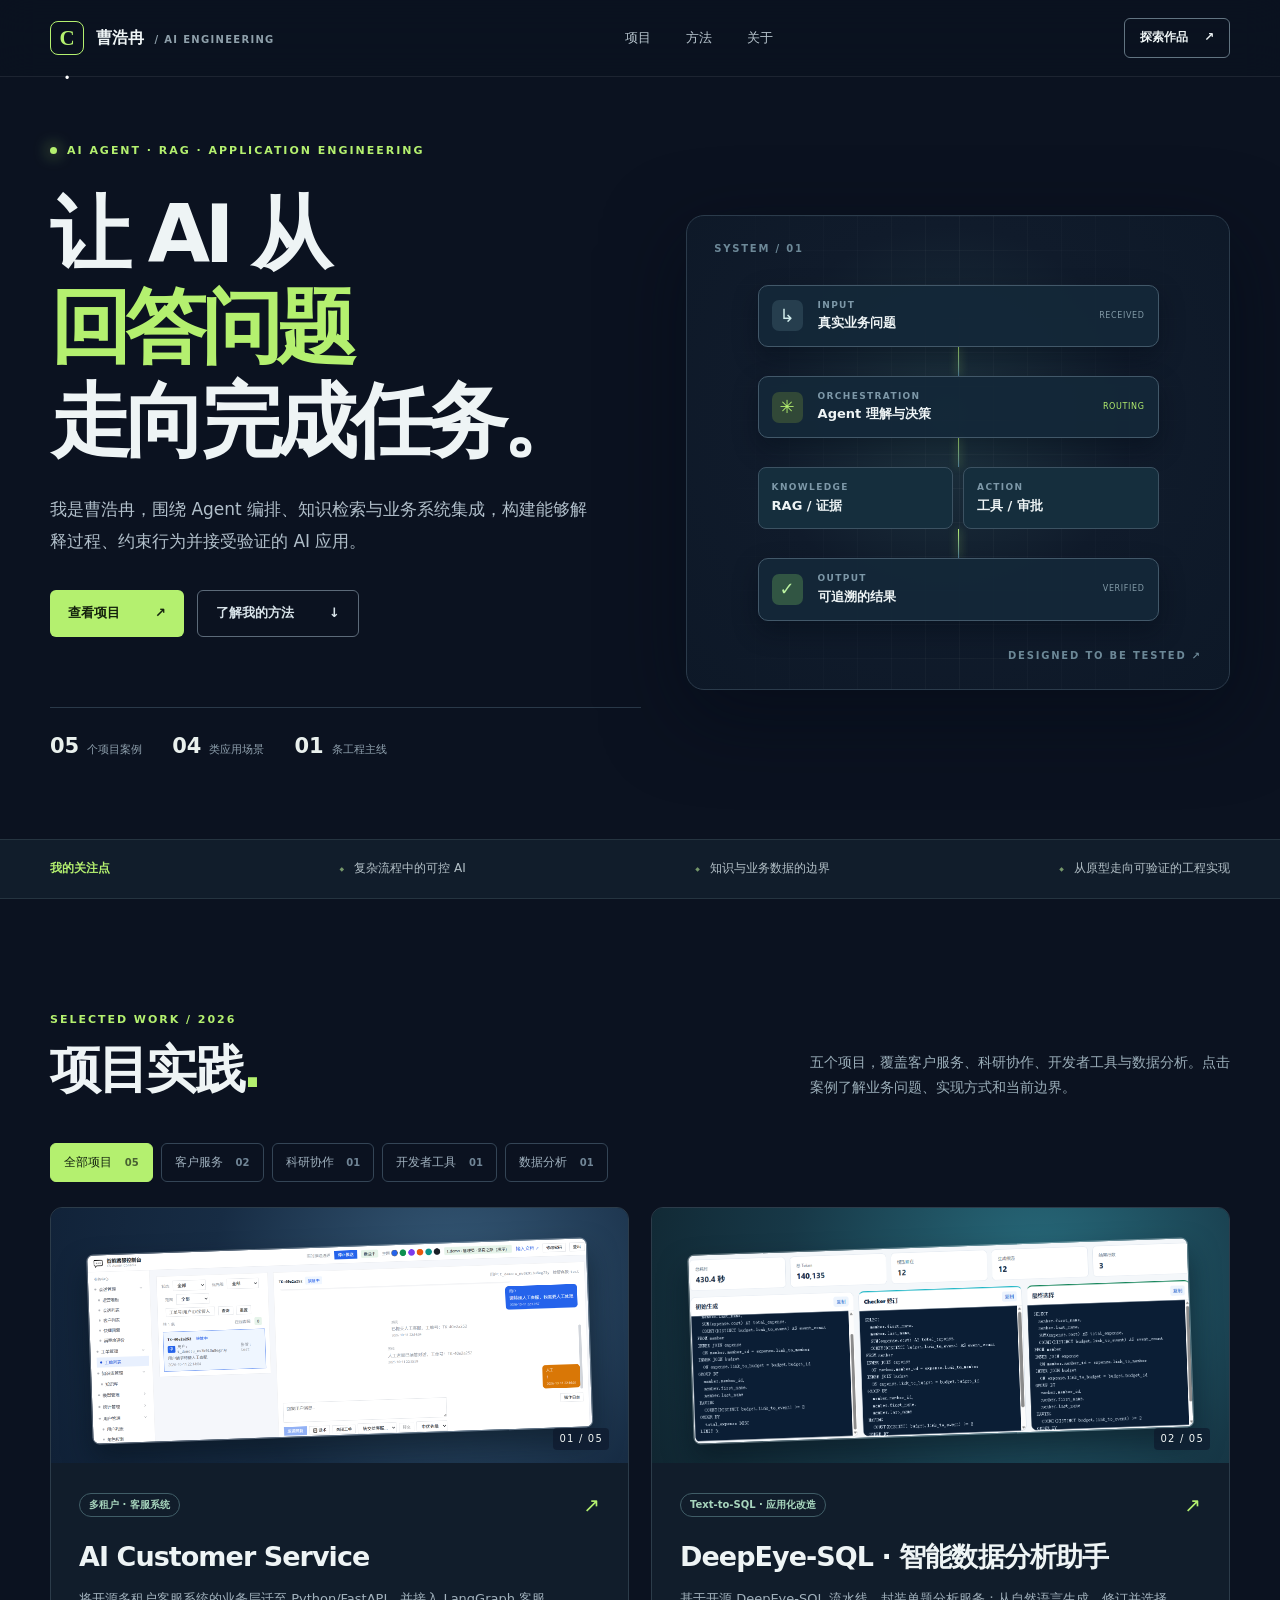
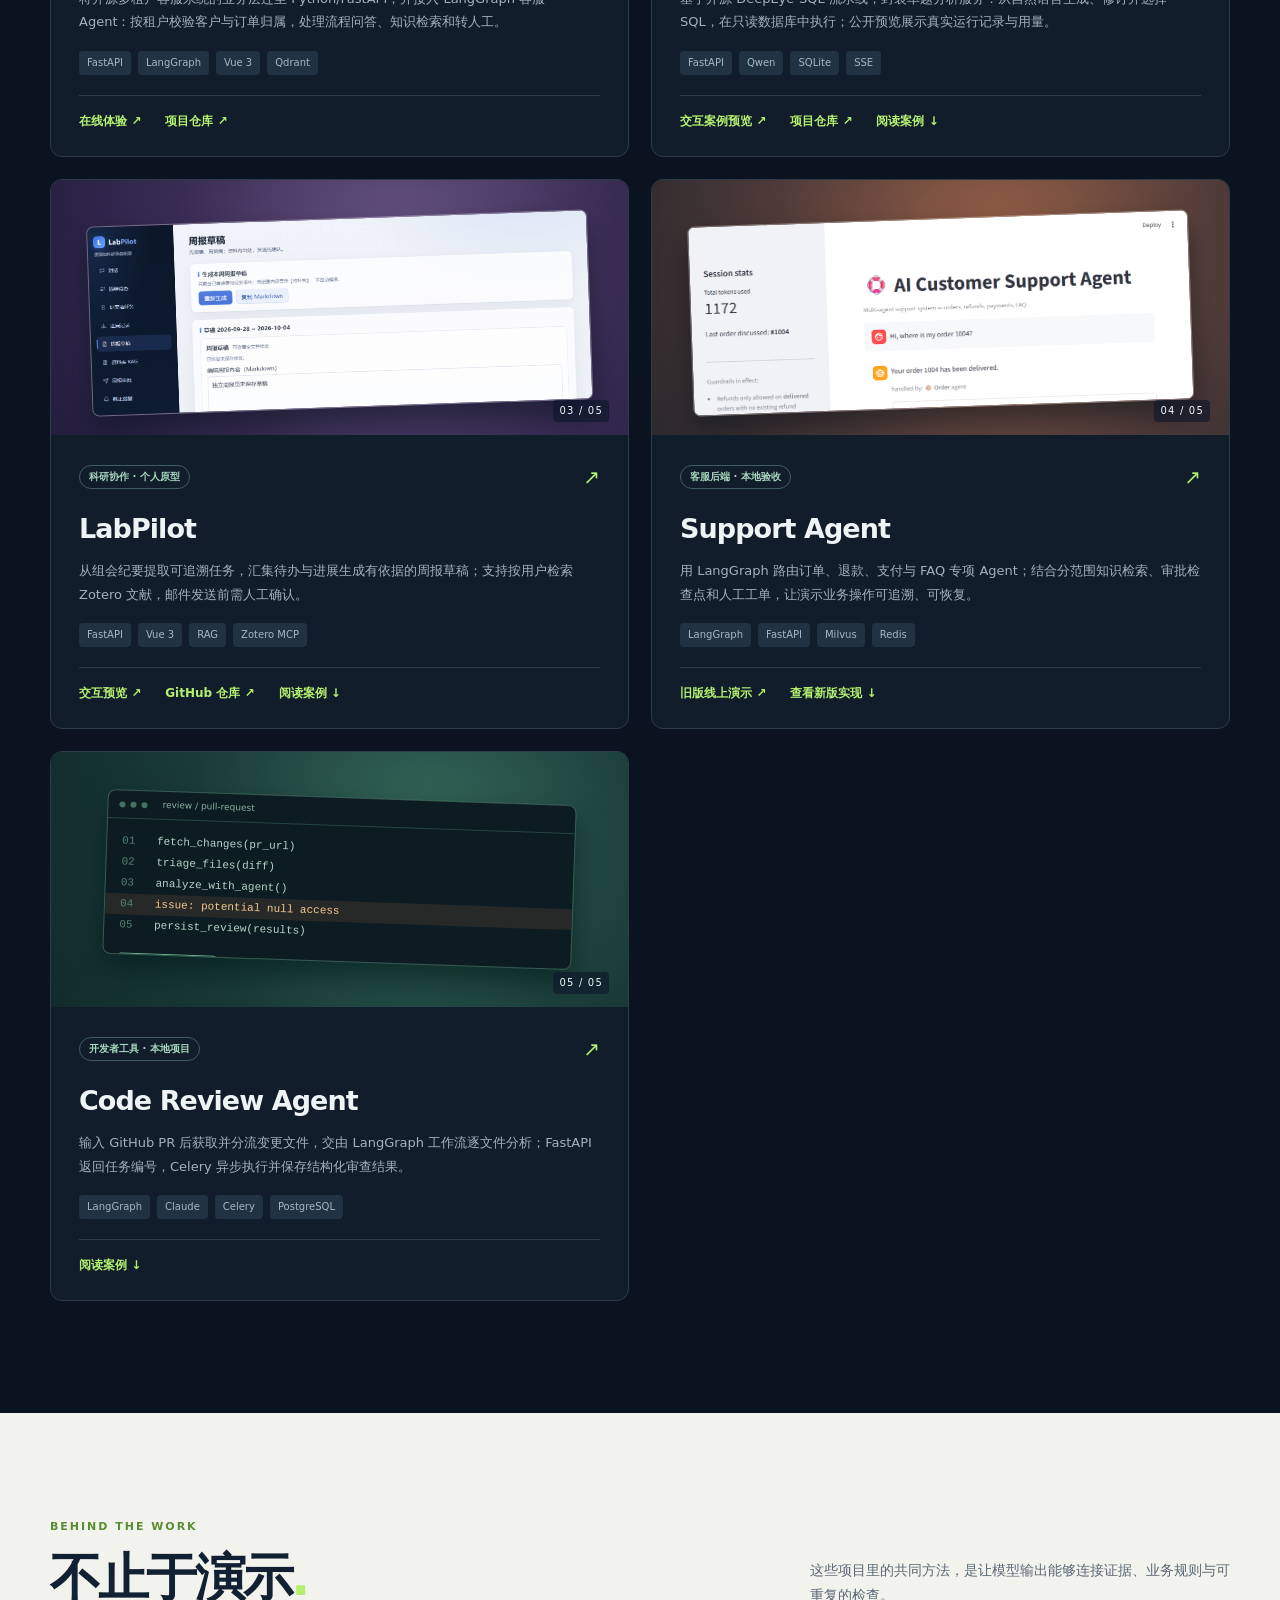
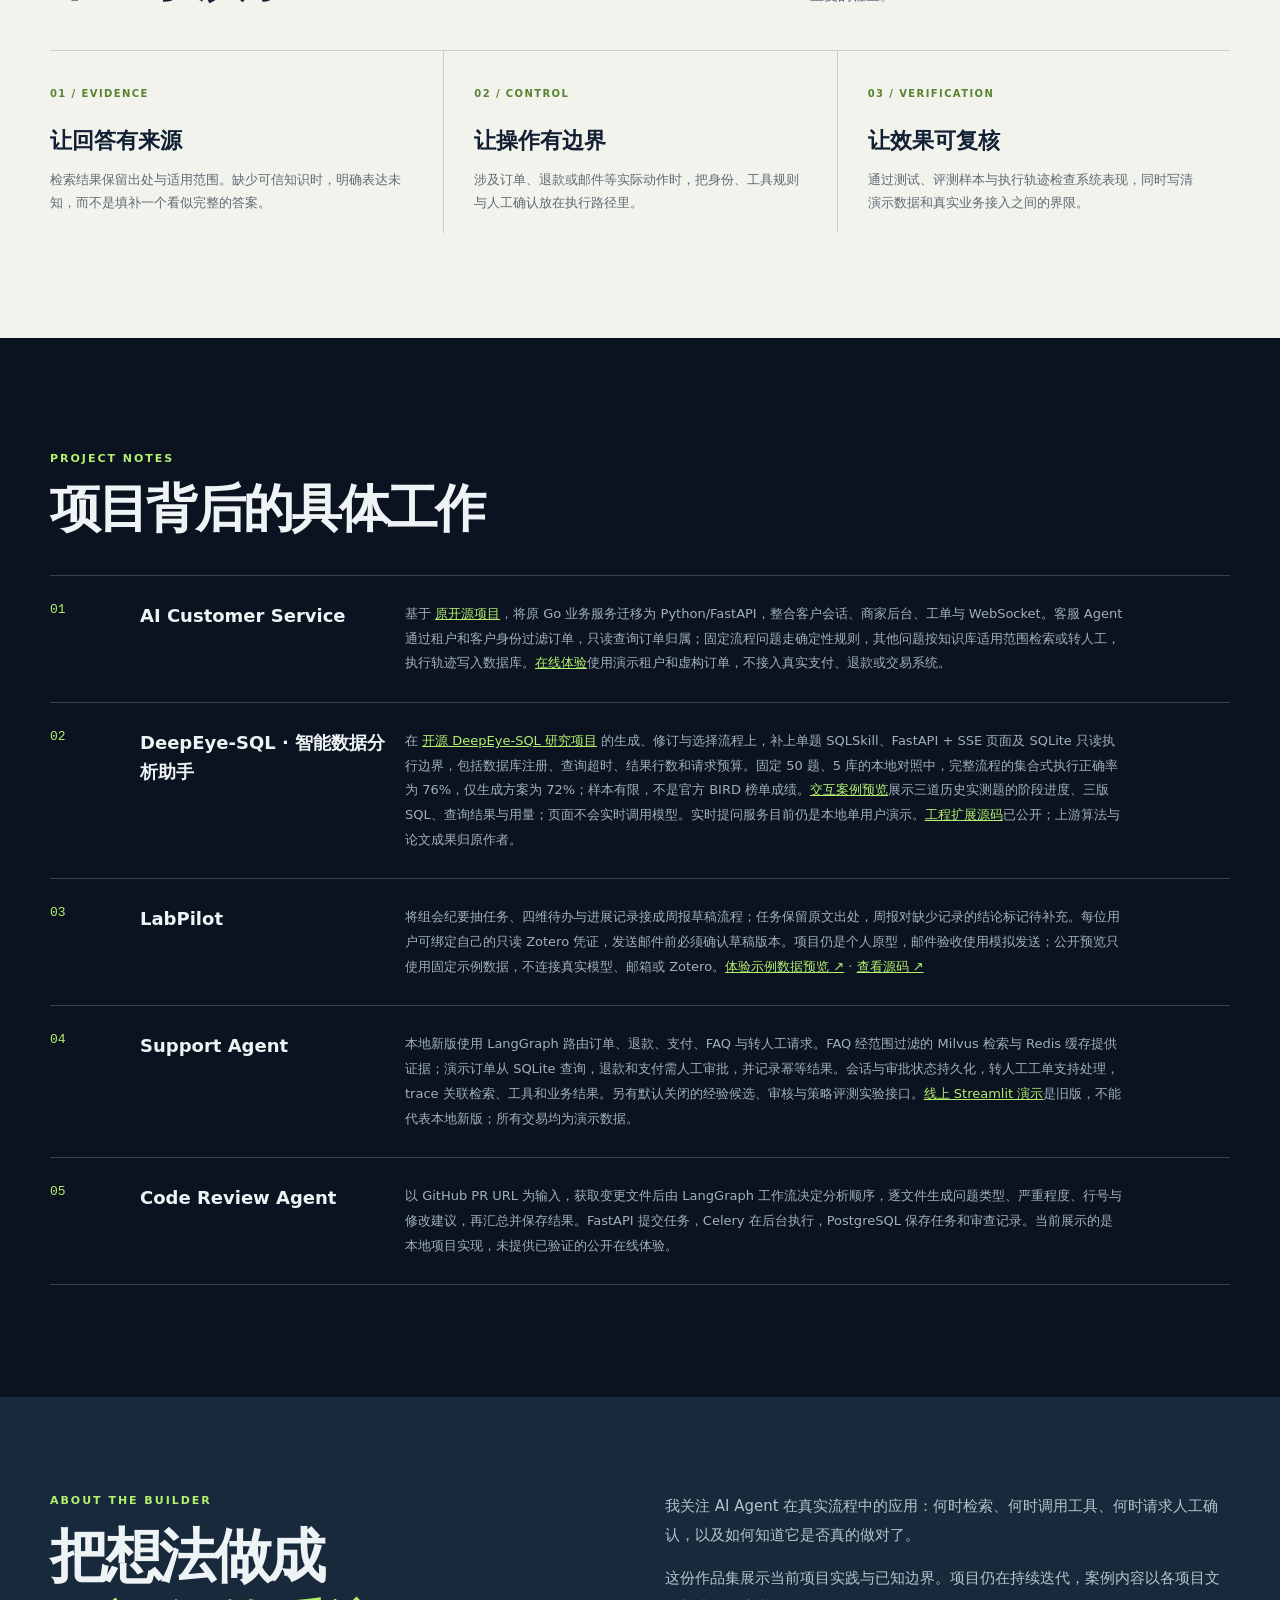
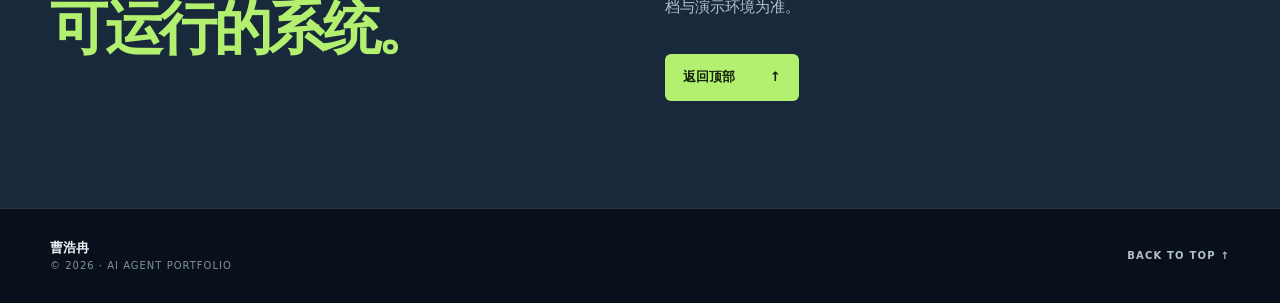
<file: index.html>
<!doctype html>
<html lang="zh-CN">
<head>
  <meta charset="utf-8">
  <meta name="viewport" content="width=device-width, initial-scale=1">
  <meta name="description" content="曹浩冉的 AI Agent 工程作品集：多租户智能客服、DeepEye-SQL 数据分析助手、科研事务助理、多 Agent 客服与代码审查工具。">
  <meta name="theme-color" content="#0b1220">
  <title>曹浩冉 | AI Agent 工程作品集</title>
  <link rel="stylesheet" href="./styles.css">
</head>
<body>
  <a class="skip-link" href="#main">跳到正文</a>
  <header class="site-header">
    <div class="wrap nav-inner">
      <a class="brand" href="#top" aria-label="返回首页"><span class="brand-mark">C<span>.</span></span><span>曹浩冉 <small>/ AI ENGINEERING</small></span></a>
      <nav aria-label="主导航"><a href="#work">项目</a><a href="#approach">方法</a><a href="#about">关于</a></nav>
      <a class="nav-cta" href="#work">探索作品 <span aria-hidden="true">↗</span></a>
    </div>
  </header>

  <main id="main">
    <section class="hero wrap" id="top">
      <div class="hero-copy">
        <p class="eyebrow"><span class="pulse"></span> AI AGENT · RAG · APPLICATION ENGINEERING</p>
        <h1>让 AI 从<br><em>回答问题</em><br>走向完成任务。</h1>
        <p class="hero-lede">我是曹浩冉，围绕 Agent 编排、知识检索与业务系统集成，构建能够解释过程、约束行为并接受验证的 AI 应用。</p>
        <div class="hero-actions"><a class="button button-primary" href="#work">查看项目 <span>↗</span></a><a class="button button-ghost" href="#approach">了解我的方法 <span>↓</span></a></div>
        <div class="hero-meta"><span><strong>05</strong> 个项目案例</span><span><strong>04</strong> 类应用场景</span><span><strong>01</strong> 条工程主线</span></div>
      </div>
      <div class="hero-visual" aria-label="从输入到 Agent 决策、工具与可追溯结果的流程示意">
        <div class="visual-grid"></div>
        <div class="flow-label top-label">SYSTEM / 01</div>
        <div class="flow-card card-input"><span class="flow-icon">↳</span><div><small>INPUT</small><strong>真实业务问题</strong></div><span class="flow-status">RECEIVED</span></div>
        <div class="flow-line l1"></div>
        <div class="flow-card card-agent"><span class="flow-icon agent-icon">✳</span><div><small>ORCHESTRATION</small><strong>Agent 理解与决策</strong></div><span class="flow-status active">ROUTING</span></div>
        <div class="flow-line l2"></div>
        <div class="flow-split"><div><small>KNOWLEDGE</small><strong>RAG / 证据</strong></div><div><small>ACTION</small><strong>工具 / 审批</strong></div></div>
        <div class="flow-line l3"></div>
        <div class="flow-card card-result"><span class="flow-icon result-icon">✓</span><div><small>OUTPUT</small><strong>可追溯的结果</strong></div><span class="flow-status">VERIFIED</span></div>
        <div class="flow-label bottom-label">DESIGNED TO BE TESTED ↗</div>
      </div>
    </section>

    <section class="intro-strip"><div class="wrap intro-inner"><span class="strip-title">我的关注点</span><span>复杂流程中的可控 AI</span><span>知识与业务数据的边界</span><span>从原型走向可验证的工程实现</span></div></section>

    <section class="work-section wrap" id="work">
      <div class="section-heading"><div><p class="section-kicker">SELECTED WORK / 2026</p><h2>项目实践<span class="dot">.</span></h2></div><p>五个项目，覆盖客户服务、科研协作、开发者工具与数据分析。点击案例了解业务问题、实现方式和当前边界。</p></div>
      <div class="filter-bar" role="group" aria-label="按场景筛选项目"><button class="filter active" data-filter="all" aria-pressed="true">全部项目 <b>05</b></button><button class="filter" data-filter="service" aria-pressed="false">客户服务 <b>02</b></button><button class="filter" data-filter="research" aria-pressed="false">科研协作 <b>01</b></button><button class="filter" data-filter="developer" aria-pressed="false">开发者工具 <b>01</b></button><button class="filter" data-filter="data" aria-pressed="false">数据分析 <b>01</b></button></div>
      <div class="project-grid">
        <article class="project-card featured" data-category="service" id="customer-service"><div class="card-image image-blue"><img src="./assets/customer-service.png" alt="多租户客服系统的工单管理界面" loading="lazy"><span class="image-index">01 / 05</span></div><div class="card-content"><div class="card-top"><span class="pill">多租户 · 客服系统</span><span class="card-arrow" aria-hidden="true">↗</span></div><h3>AI Customer Service</h3><p>将开源多租户客服系统的业务层迁至 Python/FastAPI，并接入 LangGraph 客服 Agent：按租户校验客户与订单归属，处理流程问答、知识检索和转人工。</p><div class="tag-row"><span>FastAPI</span><span>LangGraph</span><span>Vue 3</span><span>Qdrant</span></div><div class="card-links"><a href="https://cs.hwcom.top" target="_blank" rel="noopener noreferrer">在线体验 ↗</a><a href="https://github.com/liunian66666/support-multiagent" target="_blank" rel="noopener noreferrer">项目仓库 ↗</a></div></div></article>
        <article class="project-card" data-category="data" id="data-analysis"><div class="card-image image-cyan"><img src="./assets/deepeye-sql-results.png" alt="DeepEye-SQL 运行结果页：三版 SQL、阶段耗时与查询结果" loading="lazy"><span class="image-index">02 / 05</span></div><div class="card-content"><div class="card-top"><span class="pill">Text-to-SQL · 应用化改造</span><span class="card-arrow" aria-hidden="true">↗</span></div><h3>DeepEye-SQL · 智能数据分析助手</h3><p>基于开源 DeepEye-SQL 流水线，封装单题分析服务：从自然语言生成、修订并选择 SQL，在只读数据库中执行；公开预览展示真实运行记录与用量。</p><div class="tag-row"><span>FastAPI</span><span>Qwen</span><span>SQLite</span><span>SSE</span></div><div class="card-links"><a href="./deepeye-sql/">交互案例预览 ↗</a><a href="https://github.com/liunian66666/text2Sql" target="_blank" rel="noopener noreferrer">项目仓库 ↗</a><a href="#case-data">阅读案例 ↓</a></div></div></article>
        <article class="project-card" data-category="research" id="labpilot"><div class="card-image image-violet"><img src="./assets/labpilot.png" alt="LabPilot 周报草稿界面" loading="lazy"><span class="image-index">03 / 05</span></div><div class="card-content"><div class="card-top"><span class="pill">科研协作 · 个人原型</span><span class="card-arrow" aria-hidden="true">↗</span></div><h3>LabPilot</h3><p>从组会纪要提取可追溯任务，汇集待办与进展生成有依据的周报草稿；支持按用户检索 Zotero 文献，邮件发送前需人工确认。</p><div class="tag-row"><span>FastAPI</span><span>Vue 3</span><span>RAG</span><span>Zotero MCP</span></div><div class="card-links"><a href="https://liunian66666.github.io/LabPilot/" target="_blank" rel="noopener noreferrer">交互预览 ↗</a><a href="https://github.com/liunian66666/LabPilot" target="_blank" rel="noopener noreferrer">GitHub 仓库 ↗</a><a href="#case-labpilot">阅读案例 ↓</a></div></div></article>
        <article class="project-card" data-category="service" id="support-agent"><div class="card-image image-orange"><img src="./assets/support-agent.png" alt="Support Agent 订单查询与执行轨迹界面" loading="lazy"><span class="image-index">04 / 05</span></div><div class="card-content"><div class="card-top"><span class="pill">客服后端 · 本地验收</span><span class="card-arrow" aria-hidden="true">↗</span></div><h3>Support Agent</h3><p>用 LangGraph 路由订单、退款、支付与 FAQ 专项 Agent；结合分范围知识检索、审批检查点和人工工单，让演示业务操作可追溯、可恢复。</p><div class="tag-row"><span>LangGraph</span><span>FastAPI</span><span>Milvus</span><span>Redis</span></div><div class="card-links"><a href="https://support-agent-htg6lfc8qdjeez9bhx8b9o.streamlit.app/" target="_blank" rel="noopener noreferrer">旧版线上演示 ↗</a><a href="#case-support">查看新版实现 ↓</a></div></div></article>
        <article class="project-card" data-category="developer" id="code-review"><div class="card-image image-green code-visual" role="img" aria-label="代码审查 Agent 的分析流程示意"><div class="code-window"><div class="window-top"><i></i><i></i><i></i><span>review / pull-request</span></div><div class="code-lines"><div><span>01</span> fetch_changes(pr_url)</div><div><span>02</span> triage_files(diff)</div><div><span>03</span> analyze_with_agent()</div><div class="highlight"><span>04</span> issue: potential null access</div><div><span>05</span> persist_review(results)</div></div><div class="review-badge">● REVIEW COMPLETE</div></div><span class="image-index">05 / 05</span></div><div class="card-content"><div class="card-top"><span class="pill">开发者工具 · 本地项目</span><span class="card-arrow" aria-hidden="true">↗</span></div><h3>Code Review Agent</h3><p>输入 GitHub PR 后获取并分流变更文件，交由 LangGraph 工作流逐文件分析；FastAPI 返回任务编号，Celery 异步执行并保存结构化审查结果。</p><div class="tag-row"><span>LangGraph</span><span>Claude</span><span>Celery</span><span>PostgreSQL</span></div><div class="card-links"><a href="#case-review">阅读案例 ↓</a></div></div></article>
      </div>
    </section>

    <section class="case-section" id="approach"><div class="wrap"><div class="section-heading"><div><p class="section-kicker">BEHIND THE WORK</p><h2>不止于演示<span class="dot">.</span></h2></div><p>这些项目里的共同方法，是让模型输出能够连接证据、业务规则与可重复的检查。</p></div><div class="principles"><div><span>01 / EVIDENCE</span><h3>让回答有来源</h3><p>检索结果保留出处与适用范围。缺少可信知识时，明确表达未知，而不是填补一个看似完整的答案。</p></div><div><span>02 / CONTROL</span><h3>让操作有边界</h3><p>涉及订单、退款或邮件等实际动作时，把身份、工具规则与人工确认放在执行路径里。</p></div><div><span>03 / VERIFICATION</span><h3>让效果可复核</h3><p>通过测试、评测样本与执行轨迹检查系统表现，同时写清演示数据和真实业务接入之间的界限。</p></div></div></div></section>

    <section class="deep-section wrap" aria-label="项目案例详情"><div class="deep-title"><p class="section-kicker">PROJECT NOTES</p><h2>项目背后的具体工作</h2></div><div class="case-list"><article id="case-customer"><span class="case-num">01</span><div><h3>AI Customer Service</h3><p>基于 <a href="https://github.com/myrockey/ai_customer_service" target="_blank" rel="noopener noreferrer">原开源项目</a>，将原 Go 业务服务迁移为 Python/FastAPI，整合客户会话、商家后台、工单与 WebSocket。客服 Agent 通过租户和客户身份过滤订单，只读查询订单归属；固定流程问题走确定性规则，其他问题按知识库适用范围检索或转人工，执行轨迹写入数据库。<a href="https://cs.hwcom.top" target="_blank" rel="noopener noreferrer">在线体验</a>使用演示租户和虚构订单，不接入真实支付、退款或交易系统。</p></div></article><article id="case-data"><span class="case-num">02</span><div><h3>DeepEye-SQL · 智能数据分析助手</h3><p>在 <a href="https://github.com/HKUSTDial/DeepEye-SQL" target="_blank" rel="noopener noreferrer">开源 DeepEye-SQL 研究项目</a> 的生成、修订与选择流程上，补上单题 SQLSkill、FastAPI + SSE 页面及 SQLite 只读执行边界，包括数据库注册、查询超时、结果行数和请求预算。固定 50 题、5 库的本地对照中，完整流程的集合式执行正确率为 76%，仅生成方案为 72%；样本有限，不是官方 BIRD 榜单成绩。<a href="./deepeye-sql/">交互案例预览</a>展示三道历史实测题的阶段进度、三版 SQL、查询结果与用量；页面不会实时调用模型。实时提问服务目前仍是本地单用户演示。<a href="https://github.com/liunian66666/text2Sql" target="_blank" rel="noopener noreferrer">工程扩展源码</a>已公开；上游算法与论文成果归原作者。</p></div></article><article id="case-labpilot"><span class="case-num">03</span><div><h3>LabPilot</h3><p>将组会纪要抽任务、四维待办与进展记录接成周报草稿流程；任务保留原文出处，周报对缺少记录的结论标记待补充。每位用户可绑定自己的只读 Zotero 凭证，发送邮件前必须确认草稿版本。项目仍是个人原型，邮件验收使用模拟发送；公开预览只使用固定示例数据，不连接真实模型、邮箱或 Zotero。<a href="https://liunian66666.github.io/LabPilot/" target="_blank" rel="noopener noreferrer">体验示例数据预览 ↗</a> · <a href="https://github.com/liunian66666/LabPilot" target="_blank" rel="noopener noreferrer">查看源码 ↗</a></p></div></article><article id="case-support"><span class="case-num">04</span><div><h3>Support Agent</h3><p>本地新版使用 LangGraph 路由订单、退款、支付、FAQ 与转人工请求。FAQ 经范围过滤的 Milvus 检索与 Redis 缓存提供证据；演示订单从 SQLite 查询，退款和支付需人工审批，并记录幂等结果。会话与审批状态持久化，转人工工单支持处理，trace 关联检索、工具和业务结果。另有默认关闭的经验候选、审核与策略评测实验接口。<a href="https://support-agent-htg6lfc8qdjeez9bhx8b9o.streamlit.app/" target="_blank" rel="noopener noreferrer">线上 Streamlit 演示</a>是旧版，不能代表本地新版；所有交易均为演示数据。</p></div></article><article id="case-review"><span class="case-num">05</span><div><h3>Code Review Agent</h3><p>以 GitHub PR URL 为输入，获取变更文件后由 LangGraph 工作流决定分析顺序，逐文件生成问题类型、严重程度、行号与修改建议，再汇总并保存结果。FastAPI 提交任务，Celery 在后台执行，PostgreSQL 保存任务和审查记录。当前展示的是本地项目实现，未提供已验证的公开在线体验。</p></div></article></div></section>

    <section class="about-section" id="about"><div class="wrap about-inner"><div><p class="section-kicker">ABOUT THE BUILDER</p><h2>把想法做成<br><em>可运行的系统。</em></h2></div><div class="about-copy"><p>我关注 AI Agent 在真实流程中的应用：何时检索、何时调用工具、何时请求人工确认，以及如何知道它是否真的做对了。</p><p>这份作品集展示当前项目实践与已知边界。项目仍在持续迭代，案例内容以各项目文档与演示环境为准。</p><a class="button button-primary" href="#top">返回顶部 <span>↑</span></a></div></div></section>
  </main>
  <footer><div class="wrap footer-inner"><span>曹浩冉 <small>© 2026 · AI AGENT PORTFOLIO</small></span><a href="#top">BACK TO TOP ↑</a></div></footer>
  <script src="./script.js" defer></script>
</body>
</html>
</file>
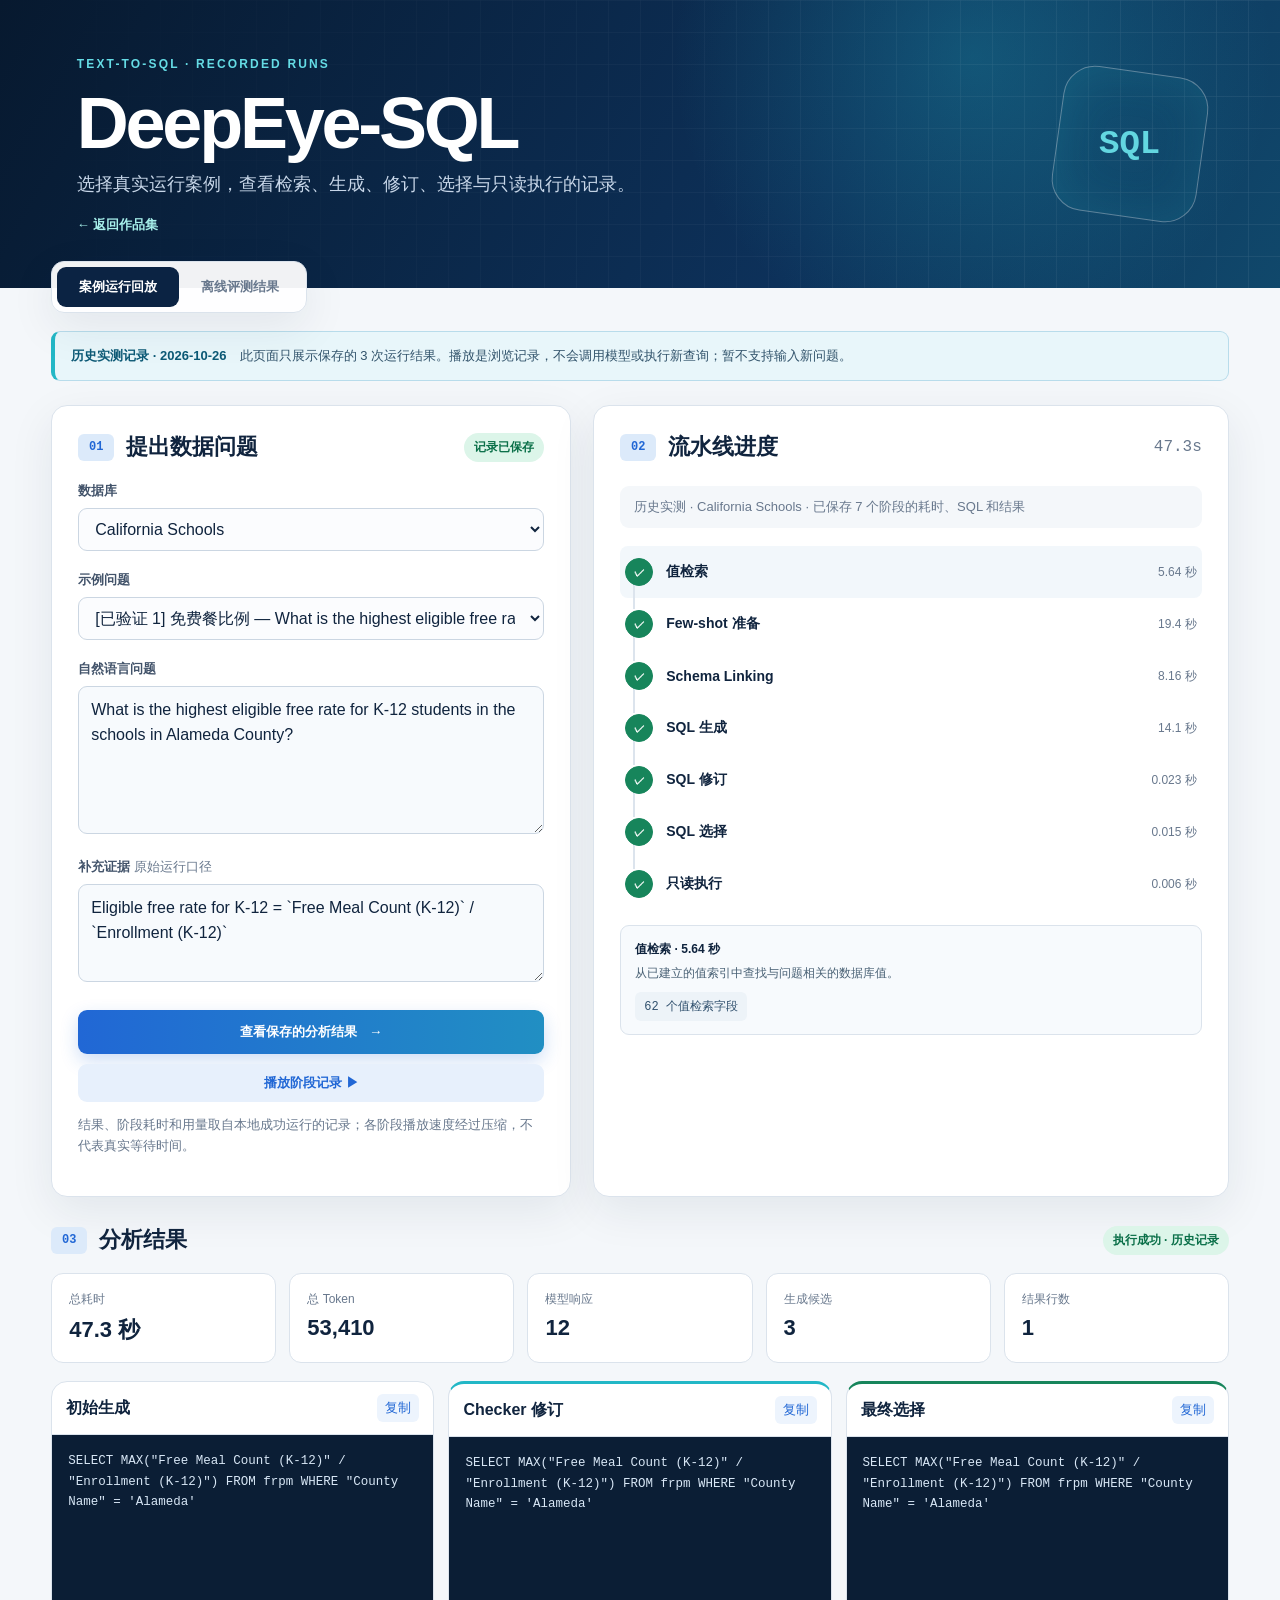
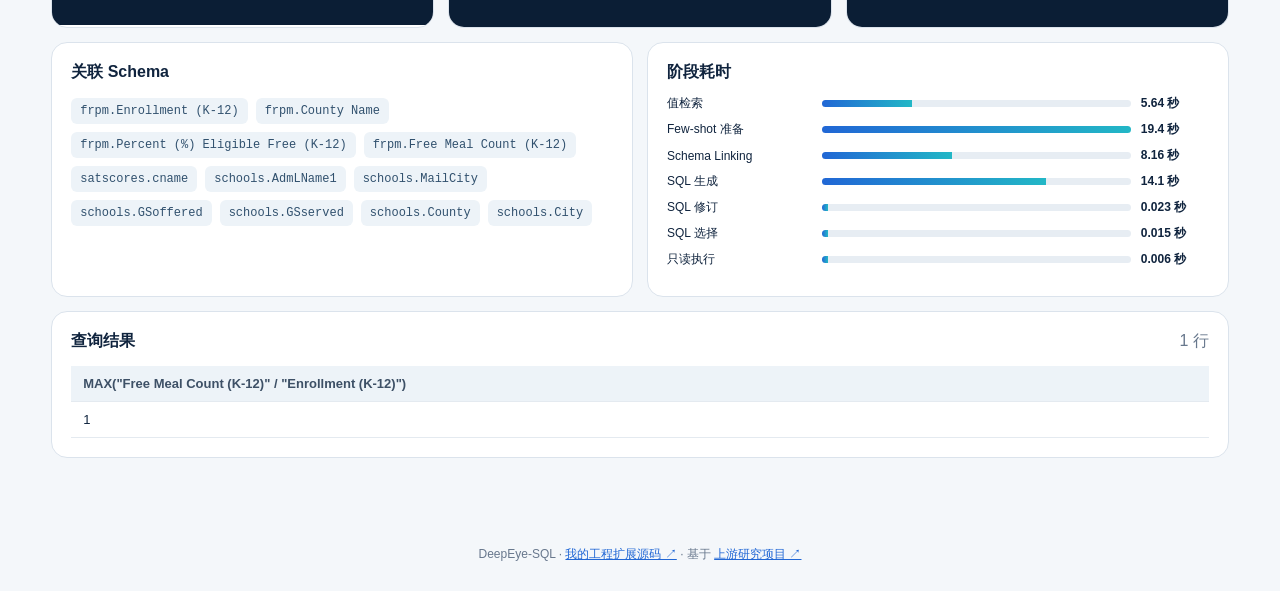
<file: deepeye-sql/index.html>
<!doctype html>
<html lang="zh-CN">
<head>
  <meta charset="utf-8">
  <meta name="viewport" content="width=device-width, initial-scale=1">
  <meta name="description" content="DeepEye-SQL 三道真实运行问题的交互案例预览：查看阶段耗时、SQL、只读查询结果与用量。">
  <title>DeepEye-SQL · 历史实测案例预览</title>
  <link rel="stylesheet" href="./style.css">
</head>
<body>
  <header class="hero">
    <div class="hero-copy">
      <span class="eyebrow">TEXT-TO-SQL · RECORDED RUNS</span>
      <h1>DeepEye-SQL</h1>
      <p>选择真实运行案例，查看检索、生成、修订、选择与只读执行的记录。</p>
      <a class="hero-back" href="../#data-analysis">← 返回作品集</a>
    </div>
    <div class="hero-mark" aria-hidden="true"><span>SQL</span></div>
  </header>

  <main>
    <nav class="tabs" aria-label="演示页面">
      <button class="tab active" data-tab="query" type="button">案例运行回放</button>
      <button class="tab" data-tab="evaluation" type="button">离线评测结果</button>
    </nav>
    <p class="preview-notice"><strong>历史实测记录 · 2026-10-26</strong>　此页面只展示保存的 3 次运行结果。播放是浏览记录，不会调用模型或执行新查询；暂不支持输入新问题。</p>

    <section id="query-panel" class="panel active">
      <div class="workspace-grid">
        <section id="query-form" class="card input-card">
          <div class="card-heading">
            <div><span class="step-number">01</span><h2>提出数据问题</h2></div>
            <span id="service-state" class="badge success">记录已保存</span>
          </div>

          <label for="database">数据库</label>
          <select id="database" aria-label="数据库"><option>California Schools</option></select>

          <label for="example">示例问题</label>
          <select id="example" aria-label="选择示例问题"></select>

          <label for="question">自然语言问题</label>
          <textarea id="question" rows="5" readonly aria-label="已保存的自然语言问题"></textarea>

          <label for="evidence">补充证据 <span class="optional">原始运行口径</span></label>
          <textarea id="evidence" rows="3" readonly aria-label="已保存的补充证据"></textarea>

          <button id="run-button" class="primary" type="button">查看保存的分析结果 <span>→</span></button>
          <button id="replay-button" class="secondary replay-button" type="button">播放阶段记录 ▶</button>
          <p class="form-note">结果、阶段耗时和用量取自本地成功运行的记录；各阶段播放速度经过压缩，不代表真实等待时间。</p>
        </section>

        <section class="card timeline-card">
          <div class="card-heading"><div><span class="step-number">02</span><h2>流水线进度</h2></div><span id="elapsed-live" class="mono muted">—</span></div>
          <div id="request-meta" class="request-meta">选择案例后，可以查看保存的阶段状态。</div>
          <ol id="timeline" class="timeline"></ol>
          <div id="stage-inspect" class="stage-inspect"></div>
        </section>
      </div>

      <section id="result-section" class="results hidden">
        <div class="section-heading"><div><span class="step-number">03</span><h2>分析结果</h2></div><span id="result-badge" class="badge"></span></div>
        <div id="metrics" class="metric-grid"></div>

        <div class="sql-grid">
          <article class="card sql-card"><header><span>初始生成</span><button class="copy" data-copy="generated-sql">复制</button></header><pre><code id="generated-sql"></code></pre></article>
          <article class="card sql-card accent"><header><span>Checker 修订</span><button class="copy" data-copy="revised-sql">复制</button></header><pre><code id="revised-sql"></code></pre></article>
          <article class="card sql-card final"><header><span>最终选择</span><button class="copy" data-copy="final-sql">复制</button></header><pre><code id="final-sql"></code></pre></article>
        </div>

        <div class="details-grid">
          <article class="card"><div class="card-heading"><h3>关联 Schema</h3></div><div id="schema-chips" class="chips"></div></article>
          <article class="card"><div class="card-heading"><h3>阶段耗时</h3></div><div id="stage-times" class="stage-times"></div></article>
        </div>

        <article class="card table-card">
          <div class="card-heading"><h3>查询结果</h3><span id="row-note" class="muted"></span></div>
          <div id="result-message" class="message hidden"></div>
          <div class="table-wrap"><table id="result-table"></table></div>
        </article>
      </section>
    </section>

    <section id="evaluation-panel" class="panel">
      <div class="section-heading">
        <div><span class="step-number">EVAL</span><h2>离线评测结果</h2></div>
        <button id="refresh-evals" class="secondary">刷新结果</button>
      </div>
      <p class="section-intro">这里只读取已保存的评测记录，不会重新启动实验。三道交互案例用于展示页面与流程；50 题对照是另一组固定样本，不代表官方榜单成绩。</p>
      <div id="evaluation-list" class="evaluation-list"></div>
      <section id="evaluation-detail" class="hidden"></section>
    </section>
  </main>

  <footer>DeepEye-SQL · <a href="https://github.com/liunian66666/text2Sql" target="_blank" rel="noopener noreferrer">我的工程扩展源码 ↗</a> · 基于 <a href="https://github.com/HKUSTDial/DeepEye-SQL" target="_blank" rel="noopener noreferrer">上游研究项目 ↗</a></footer>
  <script src="./app.js" defer></script>
</body>
</html>
</file>
<file: styles.css>
:root{--bg:#0b1220;--surface:#101b2b;--text:#eef4f5;--muted:#a5b3be;--line:#263544;--accent:#b4f06f;--cream:#f2f3ed;--ink:#122033}*{box-sizing:border-box}html{scroll-behavior:smooth}body{margin:0;background:var(--bg);color:var(--text);font-family:Inter,"Noto Sans SC","Microsoft YaHei",system-ui,sans-serif;line-height:1.6}a{color:inherit;text-decoration:none}button{font:inherit}.wrap{width:min(1180px,calc(100% - 48px));margin:auto}.skip-link{position:absolute;left:-9999px;top:10px;background:white;color:#000;padding:8px;z-index:100}.skip-link:focus{left:10px}.site-header{position:sticky;top:0;z-index:20;border-bottom:1px solid rgba(255,255,255,.08);background:rgba(11,18,32,.89);backdrop-filter:blur(18px)}.nav-inner{height:76px;display:flex;align-items:center;justify-content:space-between;gap:28px}.brand{display:flex;align-items:center;gap:12px;font-size:16px;font-weight:700;white-space:nowrap}.brand-mark{width:34px;height:34px;display:grid;place-items:center;border:1px solid var(--accent);color:var(--accent);border-radius:8px;font-family:Georgia,serif;font-size:21px}.brand-mark span{color:white}.brand small{font-size:10px;font-weight:600;letter-spacing:.13em;color:#8fa0ab;margin-left:5px}.site-header nav{display:flex;gap:35px;font-size:13px;color:#b9c6cf}.site-header nav a:hover,.footer-inner a:hover{color:var(--accent)}.nav-cta{border:1px solid #627481;border-radius:6px;padding:9px 15px;font-size:12px;font-weight:700}.nav-cta:hover{border-color:var(--accent);color:var(--accent)}.nav-cta span{margin-left:12px}.hero{display:grid;grid-template-columns:1fr .92fr;gap:45px;align-items:center;min-height:660px;padding-top:65px;padding-bottom:76px}.eyebrow,.section-kicker{font-size:11px;font-weight:750;letter-spacing:.18em;color:var(--accent)}.eyebrow{display:flex;align-items:center;gap:10px}.pulse{width:7px;height:7px;background:var(--accent);border-radius:50%;box-shadow:0 0 16px var(--accent)}h1,h2,h3,p{margin-top:0}.hero h1{font-size:clamp(52px,6.3vw,88px);letter-spacing:-.07em;line-height:1.16;margin:28px 0 25px;font-weight:760}.hero h1 em,.about-section h2 em{color:var(--accent);font-style:normal}.hero-lede{font-size:17px;line-height:1.9;max-width:545px;color:#b1bfca}.hero-actions{display:flex;flex-wrap:wrap;gap:13px;margin-top:32px}.button{display:inline-flex;align-items:center;justify-content:space-between;gap:35px;min-height:47px;padding:0 18px;border-radius:6px;font-size:13px;font-weight:750}.button-primary{background:var(--accent);color:#14220d}.button-primary:hover{background:#d0ff96}.button-ghost{border:1px solid #5c6a79;color:#d9e4ea}.button-ghost:hover{border-color:#b8c4cc}.hero-meta{display:flex;gap:30px;margin-top:70px;padding-top:22px;border-top:1px solid #2a3949;color:#8fa0ad;font-size:11px}.hero-meta span{display:flex;align-items:baseline;gap:8px;white-space:nowrap}.hero-meta strong{font-size:21px;color:#e9f0ed}.hero-visual{position:relative;height:475px;display:flex;flex-direction:column;align-items:center;justify-content:center;border:1px solid #2b3b4b;border-radius:18px;overflow:hidden;background:radial-gradient(circle at 48% 42%,#1e3440 0,#101b2b 48%,#0d1827 100%);box-shadow:0 25px 80px #040a1580}.visual-grid{position:absolute;inset:0;background-image:linear-gradient(#ffffff08 1px,transparent 1px),linear-gradient(90deg,#ffffff08 1px,transparent 1px);background-size:34px 34px;mask-image:linear-gradient(90deg,transparent,#000,transparent)}.flow-label{position:absolute;font-size:10px;font-weight:700;letter-spacing:.18em;color:#6d8998}.top-label{top:25px;left:27px}.bottom-label{bottom:25px;right:27px}.flow-card{position:relative;z-index:1;width:74%;display:flex;align-items:center;gap:15px;border:1px solid #425869;border-radius:10px;background:#142738f2;padding:12px 13px;box-shadow:0 10px 25px #02091566}.flow-card small,.flow-split small{display:block;color:#7d98a8;font-size:9px;letter-spacing:.15em;font-weight:700}.flow-card strong,.flow-split strong{display:block;font-size:13px;margin-top:1px}.flow-icon{width:31px;height:31px;display:grid;place-items:center;background:#263e4e;border-radius:7px;color:#d1ecec;font-size:18px}.agent-icon{color:var(--accent);background:#314837}.result-icon{background:#315543;color:#baf2a0}.flow-status{margin-left:auto;font-size:8px;color:#829aa7;letter-spacing:.08em}.flow-status.active{color:var(--accent)}.flow-line{z-index:0;height:29px;width:1px;background:linear-gradient(#b4f06f,#4c7895);box-shadow:0 0 9px #b4f06f}.flow-split{position:relative;z-index:1;display:flex;width:74%;gap:10px}.flow-split>div{flex:1;border:1px solid #3c5262;background:#152e3d;border-radius:8px;padding:12px 13px}.intro-strip{border-top:1px solid #253440;border-bottom:1px solid #253440;background:#111d2b}.intro-inner{display:flex;justify-content:space-between;align-items:center;gap:20px;padding:19px 0;color:#b4c1c8;font-size:12px}.strip-title{color:var(--accent);font-weight:750}.intro-inner span:not(:first-child):before{content:"◆";font-size:6px;color:#75966a;margin-right:10px;vertical-align:middle}.work-section,.deep-section{padding-top:112px;padding-bottom:112px}.section-heading{display:flex;align-items:end;justify-content:space-between;gap:40px;margin-bottom:42px}.section-heading h2,.deep-title h2{font-size:clamp(34px,4vw,54px);letter-spacing:-.055em;line-height:1.2;margin:8px 0 0}.dot{color:var(--accent)}.section-heading>p{max-width:420px;font-size:14px;line-height:1.8;color:#9baeb9;margin:0}.filter-bar{display:flex;gap:8px;flex-wrap:wrap;margin-bottom:25px}.filter{border:1px solid #344556;background:transparent;color:#9fb0bd;border-radius:6px;padding:9px 13px;font-size:12px;cursor:pointer}.filter b{font-size:10px;margin-left:9px;color:#718697}.filter.active,.filter:hover{background:var(--accent);border-color:var(--accent);color:#13220f}.filter.active b,.filter:hover b{color:#486232}.project-grid{display:grid;grid-template-columns:repeat(2,minmax(0,1fr));gap:22px}.project-card{border:1px solid #2c3c4a;border-radius:12px;background:#111d2b;overflow:hidden;display:flex;flex-direction:column;transition:transform .2s,border-color .2s}.project-card:hover{transform:translateY(-4px);border-color:#75936e}.project-card[hidden]{display:none}.card-image{height:255px;position:relative;display:flex;align-items:center;justify-content:center;overflow:hidden;padding:22px}.image-blue{background:radial-gradient(circle at 70% 30%,#375b79,#172c44 55%,#102137)}.image-violet{background:radial-gradient(circle at 60% 30%,#6b5685,#392c54 58%,#231d3e)}.image-orange{background:radial-gradient(circle at 60% 30%,#9c6348,#503b39 58%,#2b292d)}.image-green{background:radial-gradient(circle at 65% 35%,#366a59,#1a3b3a 58%,#112b2c)}.card-image img{width:94%;height:90%;object-fit:cover;object-position:top center;border:1px solid #ffffff50;border-radius:7px;box-shadow:0 15px 28px #06101a88;transform:rotate(-2deg) translateY(6px);transition:transform .35s}.project-card:hover img{transform:rotate(0) translateY(0) scale(1.02)}.image-index{position:absolute;right:19px;bottom:13px;font-size:10px;letter-spacing:.12em;color:#f1f6f4;background:#0c16299c;border-radius:4px;padding:3px 6px}.card-content{padding:26px 28px 25px;flex:1;display:flex;flex-direction:column}.card-top{display:flex;justify-content:space-between;align-items:center}.pill{border:1px solid #405d67;border-radius:30px;padding:3px 9px;font-size:10px;font-weight:650;color:#a7d5bd}.card-arrow{font-size:20px;color:var(--accent)}.card-content h3{font-size:27px;letter-spacing:-.035em;margin:14px 0 9px}.card-content p{color:#a2b2bd;font-size:13px;line-height:1.8;margin-bottom:17px}.tag-row{display:flex;gap:7px;flex-wrap:wrap;margin-top:auto}.tag-row span{font-size:10px;color:#a6b7c4;background:#213343;padding:4px 8px;border-radius:4px}.card-links{display:flex;gap:24px;flex-wrap:wrap;margin-top:20px;padding-top:16px;border-top:1px solid #2b3c4c}.card-links a{font-size:12px;font-weight:750;color:var(--accent)}.card-links a:hover{text-decoration:underline}.code-window{width:88%;height:78%;border-radius:8px;background:#0d1b22;border:1px solid #6eac9270;box-shadow:0 15px 30px #001a18a6;transform:rotate(2deg);overflow:hidden}.window-top{height:28px;border-bottom:1px solid #284541;display:flex;align-items:center;gap:5px;padding:0 11px;color:#87b0a3;font-size:9px}.window-top i{width:6px;height:6px;background:#437263;border-radius:50%}.window-top span{margin-left:10px}.code-lines{padding:12px 15px;color:#b6d5ca;font:11px/1.9 ui-monospace,SFMono-Regular,Consolas,monospace}.code-lines span{color:#568173;margin-right:15px}.code-lines .highlight{color:#f3c991;background:#58453455;margin:0 -15px;padding:0 15px}.review-badge{display:inline-block;margin:0 15px;border:1px solid #6eb78b;color:#a5edb5;font:8px ui-monospace,monospace;padding:4px 7px;border-radius:3px}.case-section{background:var(--cream);color:var(--ink);padding:105px 0}.case-section .section-kicker{color:#5a8c33}.case-section .section-heading>p{color:#596877}.principles{display:grid;grid-template-columns:repeat(3,1fr);gap:0;border-top:1px solid #c9d0cc}.principles>div{padding:28px 30px 5px 0}.principles>div+div{padding-left:30px;border-left:1px solid #c9d0cc}.principles span{font-size:10px;letter-spacing:.14em;color:#568431;font-weight:800}.principles h3{font-size:22px;margin:18px 0 10px}.principles p{font-size:13px;line-height:1.8;color:#5e6b72}.deep-title{margin-bottom:35px}.case-list{border-top:1px solid #344352}.case-list article{display:grid;grid-template-columns:75px 250px 1fr;gap:15px;align-items:start;padding:26px 0;border-bottom:1px solid #344352;scroll-margin-top:100px}.case-num{font:13px ui-monospace,monospace;color:var(--accent)}.case-list article>div{grid-column:2/4;display:grid;grid-template-columns:250px 1fr;gap:15px}.case-list h3{font-size:18px;margin:0}.case-list p{font-size:13px;line-height:1.9;color:#9fb1bc;max-width:720px;margin:0}.case-list p a{color:var(--accent);text-decoration:underline}.about-section{background:#17293a;padding:95px 0}.about-inner{display:grid;grid-template-columns:1fr 1fr;gap:50px}.about-section h2{font-size:clamp(36px,4.5vw,60px);line-height:1.25;letter-spacing:-.06em}.about-copy p{color:#b5c2cb;font-size:15px;line-height:1.9}.about-copy .button{margin-top:18px}footer{background:#08111b;border-top:1px solid #2a3946}.footer-inner{display:flex;align-items:center;justify-content:space-between;padding:29px 0;font-weight:700;font-size:13px}.footer-inner small{display:block;font-size:10px;letter-spacing:.1em;color:#82929d;font-weight:500}.footer-inner a{font-size:10px;letter-spacing:.12em;color:#b3c0c9}@media(max-width:850px){.hero{grid-template-columns:1fr;min-height:0;padding-top:75px}.hero-visual{height:420px}.hero-meta{margin-top:45px}.intro-inner{flex-wrap:wrap}.section-heading{display:block}.section-heading>p{margin-top:16px}.case-list article{grid-template-columns:45px 1fr}.case-list article>div{grid-column:2;display:block}.case-list p{margin-top:8px}.about-inner{gap:25px}}@media(max-width:620px){.wrap{width:min(100% - 32px,1180px)}.nav-inner{height:64px}.site-header nav{display:none}.brand small{display:none}.nav-cta{font-size:11px}.hero{padding-top:50px;padding-bottom:60px;gap:28px}.hero h1{font-size:clamp(50px,12vw,70px)}.hero-lede{font-size:14px}.hero-meta{gap:17px;flex-wrap:wrap}.hero-visual{height:385px}.flow-card,.flow-split{width:82%}.flow-status{display:none}.intro-inner span{width:100%}.project-grid{grid-template-columns:1fr}.card-image{height:215px}.work-section,.deep-section{padding-top:75px;padding-bottom:75px}.case-section{padding:75px 0}.principles{grid-template-columns:1fr}.principles>div,.principles>div+div{border-left:0;border-bottom:1px solid #c9d0cc;padding:23px 0}.about-inner{grid-template-columns:1fr}.about-section{padding:70px 0}.footer-inner{gap:20px}}@media(prefers-reduced-motion:reduce){html{scroll-behavior:auto}*,*:before,*:after{transition:none!important;animation:none!important}}

.image-cyan{background:radial-gradient(circle at 67% 25%,#286b7c,#173847 58%,#102631)}
.data-card{grid-column:1/-1;display:grid;grid-template-columns:minmax(0,.9fr) minmax(0,1.1fr)}
.data-card .card-image{height:auto;min-height:270px}
.data-card .card-content{justify-content:center}
.sql-window{width:min(88%,460px);background:#0b1d28;border:1px solid #67bbc580;border-radius:10px;box-shadow:0 18px 35px #061c2799;transform:rotate(-2deg);overflow:hidden;font-family:ui-monospace,SFMono-Regular,Consolas,monospace}
.sql-top{display:flex;align-items:center;justify-content:space-between;padding:10px 15px;border-bottom:1px solid #294b57;color:#a8e6e8;font-size:10px;letter-spacing:.12em}
.sql-top small{font-size:8px;color:#74d4b8;border:1px solid #4d9c86;border-radius:3px;padding:2px 5px}
.sql-question{padding:15px 16px 7px;color:#effafa;font:700 14px/1.5 Inter,"Noto Sans SC",sans-serif}
.sql-flow{display:flex;align-items:center;gap:7px;padding:4px 16px 12px;color:#9fc9d4;font-size:9px}
.sql-flow span{border:1px solid #37616d;border-radius:3px;padding:2px 5px}.sql-flow b{color:#63bad2}
.sql-code{margin:0 14px;background:#07141e;border:1px solid #24424f;border-radius:5px;padding:10px;color:#d3edf2;font-size:11px;white-space:nowrap;overflow:hidden;text-overflow:ellipsis}.sql-code span{color:#79cce0}
.sql-result{padding:11px 16px 15px;color:#8bdcbf;font-size:10px}
@media(max-width:620px){.data-card{display:flex;grid-column:auto}.data-card .card-image{height:215px;min-height:0}.sql-window{width:90%}.sql-flow{gap:4px;padding-left:10px;padding-right:10px;font-size:8px}}
</file>
<file: deepeye-sql/style.css>
:root {
  --ink: #10243e;
  --muted: #68788d;
  --line: #dbe3ec;
  --paper: #f4f7fa;
  --card: #ffffff;
  --navy: #0b2343;
  --blue: #2167d5;
  --cyan: #22b7c6;
  --green: #17855b;
  --amber: #b86800;
  --red: #ba3a3a;
  --shadow: 0 14px 45px rgba(18, 39, 67, .08);
}
* { box-sizing: border-box; }
body { margin: 0; color: var(--ink); background: var(--paper); font-family: Inter, "Segoe UI", "Microsoft YaHei", sans-serif; }
.hero { min-height: 270px; padding: 54px max(6vw, 28px); display: flex; align-items: center; justify-content: space-between; color: white; overflow: hidden; position: relative; background: radial-gradient(circle at 76% 20%, rgba(34,183,198,.26), transparent 30%), linear-gradient(120deg, #07192f, #0d315a 65%, #10486b); }
.hero::after { content: ""; position: absolute; inset: 0; opacity: .12; background-image: linear-gradient(rgba(255,255,255,.5) 1px, transparent 1px), linear-gradient(90deg, rgba(255,255,255,.5) 1px, transparent 1px); background-size: 32px 32px; mask-image: linear-gradient(90deg, transparent, black); }
.hero-copy { z-index: 1; max-width: 720px; }
.eyebrow { color: #65dce5; font-size: 12px; letter-spacing: .18em; font-weight: 700; }
h1 { font-size: clamp(44px, 6vw, 72px); margin: 10px 0 8px; letter-spacing: -.045em; }
.hero p { color: #c7d6e8; margin: 0; font-size: 18px; }
.hero-mark { z-index: 1; width: 146px; height: 146px; border: 1px solid rgba(255,255,255,.32); border-radius: 32px; transform: rotate(8deg); display: grid; place-items: center; box-shadow: inset 0 0 50px rgba(52,214,226,.12); }
.hero-mark span { font: 700 34px ui-monospace, monospace; color: #63d7e1; transform: rotate(-8deg); }
main { width: min(1440px, 92vw); margin: -27px auto 60px; position: relative; z-index: 2; }
.tabs { display: inline-flex; background: rgba(255,255,255,.94); border: 1px solid var(--line); border-radius: 13px; padding: 5px; box-shadow: var(--shadow); }
.tab { border: 0; padding: 11px 22px; border-radius: 9px; background: transparent; color: var(--muted); font-weight: 700; cursor: pointer; }
.tab.active { color: white; background: var(--navy); }
.panel { display: none; padding-top: 24px; }
.panel.active { display: block; }
.workspace-grid { display: grid; grid-template-columns: minmax(360px, .9fr) minmax(420px, 1.1fr); gap: 22px; }
.card { background: var(--card); border: 1px solid var(--line); border-radius: 16px; box-shadow: var(--shadow); }
.input-card, .timeline-card { padding: 26px; }
.card-heading, .section-heading { display: flex; align-items: center; justify-content: space-between; gap: 16px; }
.card-heading > div, .section-heading > div { display: flex; align-items: center; gap: 12px; }
h2, h3 { margin: 0; }
h2 { font-size: 22px; }
h3 { font-size: 16px; }
.step-number { min-width: 36px; height: 27px; display: inline-grid; place-items: center; border-radius: 6px; background: #dceafa; color: var(--blue); font: 700 12px ui-monospace, monospace; }
label { display: block; margin: 20px 0 8px; font-size: 13px; font-weight: 700; color: #42536a; }
select, textarea, input { width: 100%; border: 1px solid #cbd6e2; border-radius: 9px; padding: 11px 12px; color: var(--ink); background: #fbfcfe; font: inherit; transition: .2s; }
textarea { resize: vertical; line-height: 1.55; }
select:focus, textarea:focus, input:focus { outline: none; border-color: var(--blue); box-shadow: 0 0 0 3px rgba(33,103,213,.12); background: white; }
.optional, .muted { color: var(--muted); font-weight: 400; }
.mono { font-family: ui-monospace, Consolas, monospace; }
.form-row { display: grid; grid-template-columns: 1fr 1fr; gap: 14px; }
.primary, .secondary { border: 0; border-radius: 9px; cursor: pointer; font-weight: 700; }
.primary { width: 100%; margin-top: 24px; padding: 13px 18px; color: white; background: linear-gradient(90deg, var(--blue), #218fc3); box-shadow: 0 7px 18px rgba(33,103,213,.22); }
.primary:disabled { opacity: .55; cursor: not-allowed; }
.primary span { margin-left: 8px; }
.secondary { padding: 10px 15px; color: var(--blue); background: #e7f0fc; }
.form-note, .section-intro { color: var(--muted); line-height: 1.6; font-size: 13px; }
.badge { border-radius: 999px; padding: 6px 10px; font-size: 12px; font-weight: 700; white-space: nowrap; }
.badge.neutral { color: #53677f; background: #eef2f6; }
.badge.running { color: #075c7e; background: #d9f3f7; }
.badge.success { color: #0b7049; background: #dcf5e9; }
.badge.error { color: #a52626; background: #fde5e5; }
.request-meta { margin: 24px 0 12px; padding: 12px 14px; border-radius: 9px; color: var(--muted); background: #f4f7fa; font-size: 13px; }
.timeline { list-style: none; padding: 0; margin: 18px 0 0; }
.timeline li { display: grid; grid-template-columns: 30px 1fr auto; gap: 11px; align-items: center; min-height: 52px; position: relative; }
.timeline li:not(:last-child)::after { content: ""; width: 2px; height: 24px; background: #dce4ed; position: absolute; left: 13px; top: 39px; }
.timeline .dot { width: 28px; height: 28px; display: grid; place-items: center; border-radius: 50%; background: #edf2f6; border: 1px solid #d8e1ea; color: #8391a2; font-size: 11px; font-weight: 800; }
.timeline li.running .dot { color: white; background: var(--cyan); border-color: var(--cyan); animation: pulse 1.5s infinite; }
.timeline li.completed .dot { color: white; background: var(--green); border-color: var(--green); }
.timeline li.failed .dot { color: white; background: var(--red); border-color: var(--red); }
.timeline .stage-name { font-weight: 700; font-size: 14px; }
.timeline .stage-state { color: var(--muted); font-size: 12px; }
@keyframes pulse { 50% { box-shadow: 0 0 0 7px rgba(34,183,198,.12); } }
.results { margin-top: 28px; }
.hidden { display: none !important; }
.metric-grid { display: grid; grid-template-columns: repeat(5, 1fr); gap: 13px; margin: 18px 0; }
.metric { background: white; border: 1px solid var(--line); border-radius: 12px; padding: 17px; }
.metric span { display: block; color: var(--muted); font-size: 12px; }
.metric strong { display: block; margin-top: 7px; font-size: 22px; }
.sql-grid { display: grid; grid-template-columns: repeat(3, 1fr); gap: 14px; }
.sql-card { overflow: hidden; box-shadow: none; }
.sql-card header { min-height: 49px; padding: 12px 14px; display: flex; justify-content: space-between; align-items: center; border-bottom: 1px solid var(--line); font-weight: 800; }
.sql-card.accent { border-top: 3px solid var(--cyan); }
.sql-card.final { border-top: 3px solid var(--green); }
.copy { border: 0; color: var(--blue); background: #edf4fd; border-radius: 6px; padding: 5px 8px; cursor: pointer; }
pre { margin: 0; min-height: 190px; max-height: 360px; overflow: auto; padding: 16px; color: #d8e7f6; background: #0b1e35; font: 12.5px/1.65 ui-monospace, Consolas, monospace; white-space: pre-wrap; }
.details-grid { display: grid; grid-template-columns: 1fr 1fr; gap: 14px; margin-top: 14px; }
.details-grid .card, .table-card { padding: 19px; box-shadow: none; }
.chips { display: flex; flex-wrap: wrap; gap: 8px; margin-top: 15px; }
.chip { padding: 6px 9px; border-radius: 6px; color: #31516e; background: #edf3f8; font: 12px ui-monospace, Consolas, monospace; }
.stage-times { margin-top: 12px; }
.time-row { display: grid; grid-template-columns: 145px 1fr 68px; gap: 10px; align-items: center; margin: 9px 0; font-size: 12px; }
.bar { height: 7px; border-radius: 9px; background: #e7edf3; overflow: hidden; }
.bar i { display: block; height: 100%; background: linear-gradient(90deg, var(--blue), var(--cyan)); }
.table-card { margin-top: 14px; }
.table-wrap { overflow: auto; margin-top: 14px; max-height: 470px; }
table { width: 100%; border-collapse: collapse; font-size: 13px; }
th { position: sticky; top: 0; color: #3d5066; background: #edf3f8; text-align: left; }
th, td { padding: 10px 12px; border-bottom: 1px solid #e4eaf0; white-space: nowrap; }
tr:hover td { background: #f7fafe; }
.message { margin-top: 14px; padding: 13px; border-radius: 8px; background: #fff5e4; color: #8c5500; }
.evaluation-list { display: grid; grid-template-columns: repeat(auto-fit, minmax(270px, 1fr)); gap: 14px; margin: 20px 0; }
.eval-card { cursor: pointer; padding: 20px; box-shadow: none; transition: .2s; }
.eval-card:hover { transform: translateY(-2px); border-color: #9dbbe4; }
.eval-card h3 { margin-bottom: 8px; }
.eval-kpi { margin-top: 14px; color: var(--blue); font-size: 24px; font-weight: 800; }
.eval-table { margin-top: 18px; background: white; border: 1px solid var(--line); border-radius: 12px; overflow: hidden; }
.section-heading { margin-top: 4px; }
footer { padding: 28px; text-align: center; color: var(--muted); font-size: 12px; }
.hero-back { display: inline-block; position: relative; z-index: 2; margin-top: 20px; color: #a7f0eb; font-size: 13px; font-weight: 700; text-decoration: none; }
.hero-back:hover { text-decoration: underline; }
.preview-notice { margin: 18px 0 0; padding: 13px 16px; border: 1px solid #b8dceb; border-left: 4px solid var(--cyan); border-radius: 9px; background: #e8f6fa; color: #31536b; font-size: 13px; line-height: 1.7; }
.preview-notice strong { color: #0c5975; }
.replay-button { width: 100%; margin-top: 10px; }
textarea[readonly] { background: #f7fafd; cursor: default; }
.timeline li { cursor: pointer; border-radius: 8px; padding: 0 5px; }
.timeline li:hover, .timeline li.selected { background: #f2f7fb; }
.stage-inspect { margin-top: 15px; padding: 13px 14px; border: 1px solid var(--line); border-radius: 9px; color: #486074; background: #f7fafd; font-size: 12px; line-height: 1.7; }
.stage-inspect strong { display: block; color: var(--ink); margin-bottom: 4px; }
.stage-inspect .chips { margin-top: 8px; }
.eval-source { margin: 16px 0; color: var(--muted); font-size: 13px; line-height: 1.75; }
.eval-source a, footer a { color: var(--blue); text-decoration: underline; }
@media (max-width: 980px) {
  .workspace-grid, .sql-grid, .details-grid { grid-template-columns: 1fr; }
  .metric-grid { grid-template-columns: repeat(2, 1fr); }
  .hero-mark { display: none; }
}
@media (max-width: 560px) {
  main { width: 94vw; }
  .hero { padding: 42px 24px; }
  .tabs { display: flex; }
  .tab { flex: 1; padding: 10px; }
  .form-row { grid-template-columns: 1fr; }
  .metric-grid { grid-template-columns: 1fr 1fr; }
}
</file>
